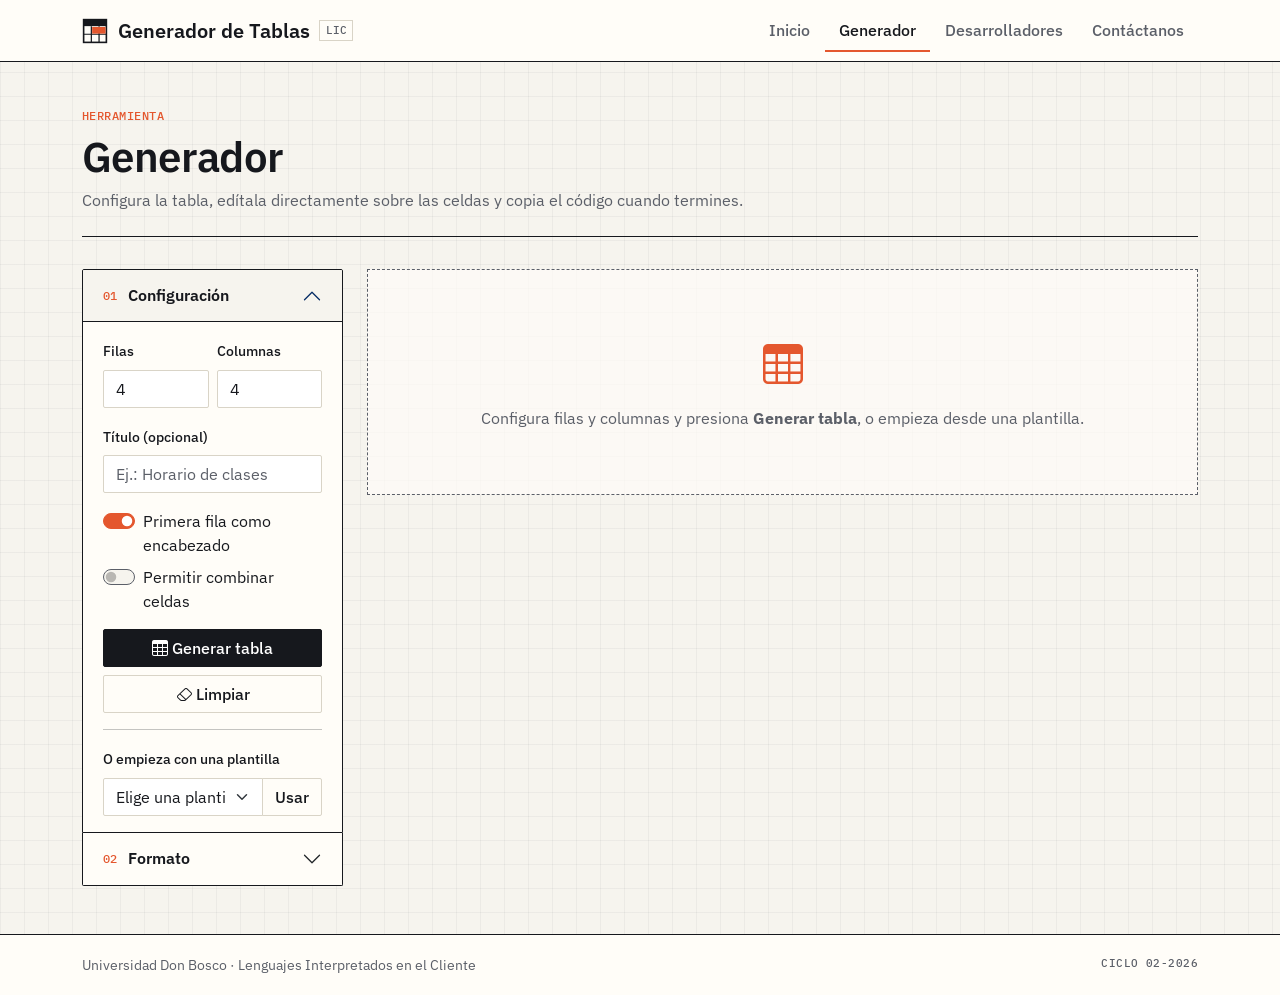
<file: generador.html>
<!DOCTYPE html>
<html lang="es">
<head>
  <meta charset="UTF-8">
  <meta name="viewport" content="width=device-width, initial-scale=1.0">
  <meta name="description" content="Generador de tablas dinámicas manipulando el DOM">
  <title>Generador | Generador de Tablas</title>

  <link rel="icon" type="image/svg+xml" href="img/favicon.svg">
  <link rel="preconnect" href="https://fonts.googleapis.com">
  <link rel="preconnect" href="https://fonts.gstatic.com" crossorigin>
  <link href="https://fonts.googleapis.com/css2?family=IBM+Plex+Mono:wght@400;500;600&family=IBM+Plex+Sans:wght@400;500;600&display=swap" rel="stylesheet">
  <link href="https://cdn.jsdelivr.net/npm/bootstrap@5.3.3/dist/css/bootstrap.min.css" rel="stylesheet">
  <link href="https://cdn.jsdelivr.net/npm/bootstrap-icons@1.11.3/font/bootstrap-icons.min.css" rel="stylesheet">
  <link rel="stylesheet" href="css/estilos.css">
</head>
<body>

  <header>
    <nav class="navbar navbar-expand-lg navbar-app">
      <div class="container">
        <a class="navbar-brand" href="index.html">
          <img src="img/logo.svg" alt="" width="26" height="26">
          Generador de Tablas <small>LIC</small>
        </a>
        <button class="navbar-toggler" type="button" data-bs-toggle="collapse" data-bs-target="#menuPrincipal"
                aria-controls="menuPrincipal" aria-expanded="false" aria-label="Mostrar menú">
          <span class="navbar-toggler-icon"></span>
        </button>
        <div class="collapse navbar-collapse" id="menuPrincipal">
          <ul class="navbar-nav ms-auto">
            <li class="nav-item"><a class="nav-link" href="index.html">Inicio</a></li>
            <li class="nav-item"><a class="nav-link active" aria-current="page" href="generador.html">Generador</a></li>
            <li class="nav-item"><a class="nav-link" href="desarrolladores.html">Desarrolladores</a></li>
            <li class="nav-item"><a class="nav-link" href="contacto.html">Contáctanos</a></li>
          </ul>
        </div>
      </div>
    </nav>
  </header>

  <main class="container pb-5">

    <div class="cabecera">
      <span class="etiqueta etiqueta-acento">Herramienta</span>
      <h1>Generador</h1>
      <p>Configura la tabla, edítala directamente sobre las celdas y copia el código cuando termines.</p>
    </div>

    <div class="row g-4">

      <!-- ============ Panel lateral ============ -->
      <section id="panel-configuracion" class="col-12 col-lg-4 col-xl-3" aria-label="Opciones de la tabla">
        <div class="accordion" id="panelOpciones">

          <!-- 1. Configuración inicial -->
          <div class="accordion-item">
            <h2 class="accordion-header">
              <button class="accordion-button" type="button" data-bs-toggle="collapse" data-bs-target="#secConfig"
                      aria-expanded="true" aria-controls="secConfig">
                <span class="etiqueta">01</span> Configuración
              </button>
            </h2>
            <div id="secConfig" class="accordion-collapse collapse show">
              <form id="formConfiguracion" class="accordion-body" novalidate>
                <div class="row g-2 mb-3">
                  <div class="col-6">
                    <label for="inputFilas" class="form-label">Filas</label>
                    <input type="number" id="inputFilas" class="form-control" min="1" max="50" value="4" required>
                    <div class="invalid-feedback">Entre 1 y 50.</div>
                  </div>
                  <div class="col-6">
                    <label for="inputColumnas" class="form-label">Columnas</label>
                    <input type="number" id="inputColumnas" class="form-control" min="1" max="20" value="4" required>
                    <div class="invalid-feedback">Entre 1 y 20.</div>
                  </div>
                </div>
                <div class="mb-3">
                  <label for="inputTitulo" class="form-label">Título (opcional)</label>
                  <input type="text" id="inputTitulo" class="form-control" maxlength="80" placeholder="Ej.: Horario de clases">
                </div>
                <div class="form-check form-switch mb-2">
                  <input type="checkbox" id="chkEncabezado" class="form-check-input" role="switch" checked>
                  <label for="chkEncabezado" class="form-check-label">Primera fila como encabezado</label>
                </div>
                <div class="form-check form-switch mb-3">
                  <input type="checkbox" id="chkCombinar" class="form-check-input" role="switch">
                  <label for="chkCombinar" class="form-check-label">Permitir combinar celdas</label>
                </div>
                <button type="submit" id="btnGenerar" class="btn btn-primary w-100">
                  <i class="bi bi-table" aria-hidden="true"></i> Generar tabla
                </button>
                <button type="button" id="btnLimpiar" class="btn btn-outline-secondary w-100 mt-2">
                  <i class="bi bi-eraser" aria-hidden="true"></i> Limpiar
                </button>

                <hr>
                <label for="selectPlantilla" class="form-label">O empieza con una plantilla</label>
                <div class="input-group">
                  <select id="selectPlantilla" class="form-select">
                    <option value="">Cargando…</option>
                  </select>
                  <button type="button" id="btnPlantilla" class="btn btn-outline-primary">Usar</button>
                </div>
              </form>
            </div>
          </div>

          <!-- 2. Formato -->
          <div class="accordion-item">
            <h2 class="accordion-header">
              <button class="accordion-button collapsed" type="button" data-bs-toggle="collapse" data-bs-target="#secFormato"
                      aria-expanded="false" aria-controls="secFormato">
                <span class="etiqueta">02</span> Formato
              </button>
            </h2>
            <div id="secFormato" class="accordion-collapse collapse">
              <div class="accordion-body" id="formFormato">
                <p class="form-label mb-2">Temas</p>
                <div id="listaTemas" class="d-flex flex-wrap gap-2 mb-3"></div>

                <div class="row g-2 mb-3">
                  <div class="col-7">
                    <label for="selTipoLinea" class="form-label">Tipo de línea</label>
                    <select id="selTipoLinea" class="form-select" data-formato="tipoLinea">
                      <option value="solid">Continua</option>
                      <option value="dashed">Discontinua</option>
                      <option value="dotted">Punteada</option>
                      <option value="double">Doble</option>
                      <option value="none">Sin líneas</option>
                    </select>
                  </div>
                  <div class="col-5">
                    <label for="rangoGrosor" class="form-label">Grosor: <span id="valorGrosor">1</span>px</label>
                    <input type="range" id="rangoGrosor" class="form-range" min="1" max="6" value="1" data-formato="grosor">
                  </div>
                </div>

                <div class="row g-2 mb-3 colores">
                  <div class="col-6">
                    <label for="colBorde" class="form-label small">Líneas</label>
                    <input type="color" id="colBorde" class="form-control form-control-color w-100" value="#c9c4b6" data-formato="colorBorde">
                  </div>
                  <div class="col-6">
                    <label for="colEncabezado" class="form-label small">Fondo encabezado</label>
                    <input type="color" id="colEncabezado" class="form-control form-control-color w-100" value="#16181d" data-formato="colorEncabezado">
                  </div>
                  <div class="col-6">
                    <label for="colTextoEnc" class="form-label small">Texto encabezado</label>
                    <input type="color" id="colTextoEnc" class="form-control form-control-color w-100" value="#fffdf8" data-formato="colorTextoEncabezado">
                  </div>
                  <div class="col-6">
                    <label for="colCelda" class="form-label small">Fondo celdas</label>
                    <input type="color" id="colCelda" class="form-control form-control-color w-100" value="#ffffff" data-formato="colorCelda">
                  </div>
                  <div class="col-6">
                    <label for="colTexto" class="form-label small">Texto celdas</label>
                    <input type="color" id="colTexto" class="form-control form-control-color w-100" value="#16181d" data-formato="colorTexto">
                  </div>
                  <div class="col-6">
                    <label for="colCebra" class="form-label small">Filas alternas</label>
                    <input type="color" id="colCebra" class="form-control form-control-color w-100" value="#f6f4ee" data-formato="colorCebra">
                  </div>
                </div>

                <div class="form-check form-switch mb-2">
                  <input type="checkbox" id="chkCebra" class="form-check-input" role="switch" data-formato="cebra">
                  <label for="chkCebra" class="form-check-label">Filas alternas (cebra)</label>
                </div>
                <div class="form-check form-switch mb-3">
                  <input type="checkbox" id="chkAncho" class="form-check-input" role="switch" data-formato="anchoCompleto" checked>
                  <label for="chkAncho" class="form-check-label">Ocupar todo el ancho</label>
                </div>
                <label for="selAlineacion" class="form-label">Alineación del texto</label>
                <select id="selAlineacion" class="form-select" data-formato="alineacion">
                  <option value="left">Izquierda</option>
                  <option value="center">Centro</option>
                  <option value="right">Derecha</option>
                </select>
              </div>
            </div>
          </div>
        </div>
      </section>

      <!-- ============ Área de trabajo ============ -->
      <section class="col-12 col-lg-8 col-xl-9" aria-label="Tabla">

        <!-- Barra de edición (visible cuando existe una tabla) -->
        <div id="controles-edicion" class="barra-edicion mb-3 d-none">
          <div class="d-flex flex-wrap align-items-center gap-2">
            <span id="infoSeleccion" title="Celda o rango seleccionado">—</span>

            <div class="btn-group btn-group-sm" role="group" aria-label="Filas">
              <button type="button" id="btnAgregarFila" class="btn btn-outline-primary" title="Insertar fila debajo de la selección">
                <i class="bi bi-plus-lg" aria-hidden="true"></i> Fila
              </button>
              <button type="button" id="btnEliminarFila" class="btn btn-outline-danger" title="Eliminar filas seleccionadas">
                <i class="bi bi-dash-lg" aria-hidden="true"></i> Fila
              </button>
            </div>
            <div class="btn-group btn-group-sm" role="group" aria-label="Columnas">
              <button type="button" id="btnAgregarColumna" class="btn btn-outline-primary" title="Insertar columna a la derecha de la selección">
                <i class="bi bi-plus-lg" aria-hidden="true"></i> Columna
              </button>
              <button type="button" id="btnEliminarColumna" class="btn btn-outline-danger" title="Eliminar columnas seleccionadas">
                <i class="bi bi-dash-lg" aria-hidden="true"></i> Columna
              </button>
            </div>
            <div class="btn-group btn-group-sm" role="group" aria-label="Combinar">
              <button type="button" id="btnCombinar" class="btn btn-outline-secondary" title="Combinar celdas seleccionadas" disabled>
                <i class="bi bi-union" aria-hidden="true"></i> Combinar
              </button>
              <button type="button" id="btnSeparar" class="btn btn-outline-secondary" title="Separar celdas combinadas" disabled>
                <i class="bi bi-layout-split" aria-hidden="true"></i> Separar
              </button>
            </div>
            <div class="btn-group btn-group-sm" role="group" aria-label="Contenido">
              <button type="button" id="btnImagen" class="btn btn-outline-secondary" title="Insertar imagen en la selección">
                <i class="bi bi-image" aria-hidden="true"></i> Imagen
              </button>
              <button type="button" id="btnQuitarImagen" class="btn btn-outline-secondary" title="Quitar imagen de la selección">
                <i class="bi bi-x-square" aria-hidden="true"></i>
              </button>
              <button type="button" id="btnVaciar" class="btn btn-outline-secondary" title="Vaciar contenido de la selección">
                <i class="bi bi-eraser" aria-hidden="true"></i>
              </button>
            </div>
            <div class="ms-lg-auto d-flex gap-2">
              <button type="button" id="btnCodigo" class="btn btn-sm btn-acento">
                <i class="bi bi-code-slash" aria-hidden="true"></i> Código fuente
              </button>
              <button type="button" id="btnExportarCSV" class="btn btn-sm btn-outline-secondary">
                <i class="bi bi-filetype-csv" aria-hidden="true"></i> CSV
              </button>
            </div>
          </div>
          <div class="form-check form-switch small mt-2 mb-0">
            <input type="checkbox" id="chkModoRango" class="form-check-input" role="switch">
            <label for="chkModoRango" class="form-check-label">
              Modo rango (pantallas táctiles): toca la primera y la última celda.
              En computadora arrastra con el ratón o usa Shift + clic.
            </label>
          </div>
        </div>

        <!-- La tabla se inyecta aquí con JavaScript -->
        <div id="area-tabla" class="table-responsive" aria-live="polite">
          <p id="mensajeVacio">
            <i class="bi bi-table" aria-hidden="true"></i>
            Configura filas y columnas y presiona <strong>Generar tabla</strong>, o empieza desde una plantilla.
          </p>
        </div>
      </section>
    </div>

    <!-- Contenedor de avisos (alertas creadas dinámicamente con el DOM) -->
    <div id="avisos" class="position-fixed bottom-0 end-0 p-3" aria-live="assertive"></div>
  </main>

  <!-- ============ Modal: insertar imagen ============ -->
  <div class="modal fade" id="modalImagen" tabindex="-1" aria-labelledby="tituloModalImagen" aria-hidden="true">
    <div class="modal-dialog modal-lg modal-dialog-scrollable">
      <div class="modal-content">
        <div class="modal-header">
          <h2 class="modal-title h5" id="tituloModalImagen">Insertar imagen</h2>
          <button type="button" class="btn-close" data-bs-dismiss="modal" aria-label="Cerrar"></button>
        </div>
        <div class="modal-body">
          <ul class="nav nav-tabs mb-3" role="tablist">
            <li class="nav-item" role="presentation">
              <button class="nav-link active" data-bs-toggle="tab" data-bs-target="#tabUrl" type="button" role="tab">URL</button>
            </li>
            <li class="nav-item" role="presentation">
              <button class="nav-link" data-bs-toggle="tab" data-bs-target="#tabArchivo" type="button" role="tab">Mi equipo</button>
            </li>
            <li class="nav-item" role="presentation">
              <button class="nav-link" id="tabGaleriaBtn" data-bs-toggle="tab" data-bs-target="#tabGaleria" type="button" role="tab">Galería</button>
            </li>
          </ul>
          <div class="tab-content">
            <div class="tab-pane fade show active" id="tabUrl" role="tabpanel">
              <label for="inputUrlImagen" class="form-label">Dirección de la imagen</label>
              <input type="url" id="inputUrlImagen" class="form-control" placeholder="https://…/imagen.png">
            </div>
            <div class="tab-pane fade" id="tabArchivo" role="tabpanel">
              <label for="inputArchivo" class="form-label">Elige una imagen (máx. 1 MB)</label>
              <input type="file" id="inputArchivo" class="form-control" accept="image/*">
              <div class="form-text">La imagen se incrustará en el código fuente (data URI).</div>
            </div>
            <div class="tab-pane fade" id="tabGaleria" role="tabpanel">
              <p class="small text-muted">Imágenes libres de <a href="https://picsum.photos" target="_blank" rel="noopener">Lorem Picsum</a>.</p>
              <div id="galeria" class="galeria"></div>
              <button type="button" id="btnMasGaleria" class="btn btn-sm btn-outline-primary mt-2 d-none">Cargar más</button>
            </div>
          </div>

          <hr>
          <div class="row g-3 align-items-end">
            <div class="col-12 col-md-4 text-center">
              <img id="vistaPreviaImagen" class="vista-previa d-none" alt="Vista previa">
              <p id="sinVistaPrevia" class="text-muted small mb-0">Sin imagen seleccionada</p>
            </div>
            <div class="col-7 col-md-5">
              <label for="inputAltImagen" class="form-label">Texto alternativo</label>
              <input type="text" id="inputAltImagen" class="form-control" maxlength="100" placeholder="Qué muestra la imagen">
            </div>
            <div class="col-5 col-md-3">
              <label for="inputAnchoImagen" class="form-label">Ancho (px)</label>
              <input type="number" id="inputAnchoImagen" class="form-control" min="16" max="600" value="120">
            </div>
          </div>
        </div>
        <div class="modal-footer">
          <button type="button" class="btn btn-outline-secondary" data-bs-dismiss="modal">Cancelar</button>
          <button type="button" id="btnInsertarImagen" class="btn btn-primary">Insertar</button>
        </div>
      </div>
    </div>
  </div>

  <!-- ============ Modal: código fuente ============ -->
  <div class="modal fade" id="modalCodigo" tabindex="-1" aria-labelledby="tituloModalCodigo" aria-hidden="true">
    <div class="modal-dialog modal-xl modal-dialog-scrollable">
      <div class="modal-content">
        <div class="modal-header">
          <h2 class="modal-title h5" id="tituloModalCodigo">Código fuente de la tabla</h2>
          <button type="button" class="btn-close" data-bs-dismiss="modal" aria-label="Cerrar"></button>
        </div>
        <div class="modal-body">
          <p class="small text-muted">Copia este código (CSS + HTML) y pégalo en tu página web.</p>
          <label for="textoCodigo" class="visually-hidden">Código generado</label>
          <textarea id="textoCodigo" class="form-control font-monospace codigo" rows="18" readonly spellcheck="false"></textarea>
        </div>
        <div class="modal-footer">
          <button type="button" id="btnDescargarHTML" class="btn btn-outline-primary">
            <i class="bi bi-download" aria-hidden="true"></i> Descargar .html
          </button>
          <button type="button" id="btnCopiarCodigo" class="btn btn-primary">
            <i class="bi bi-clipboard" aria-hidden="true"></i> Copiar
          </button>
        </div>
      </div>
    </div>
  </div>

  <footer class="pie">
    <div class="container d-flex flex-wrap justify-content-between gap-2">
      <span>Universidad Don Bosco · Lenguajes Interpretados en el Cliente</span>
      <span class="etiqueta">Ciclo 02-2026</span>
    </div>
  </footer>

  <script src="https://cdn.jsdelivr.net/npm/bootstrap@5.3.3/dist/js/bootstrap.bundle.min.js"></script>
  <script src="js/api.js"></script>
  <script src="js/generador.js"></script>
</body>
</html>
</file>
<file: css/estilos.css>
/* ============================================================
   Generador de Tablas — hoja de estilos propia
   Se carga DESPUÉS de Bootstrap para sobrescribir sus valores.

   Idea visual: una hoja cuadriculada. Papel crema, tinta casi
   negra, un solo color de acento (bermellón, como un marcador)
   y etiquetas en letra monoespaciada que recuerdan las
   coordenadas de una hoja de cálculo (A1, B2…).
   ============================================================ */

/* ---------- Paleta y tokens del sitio ---------- */
:root {
  --papel: #f6f4ee;
  --papel-claro: #fffdf8;
  --tinta: #16181d;
  --tinta-suave: #5b5f68;
  --linea: #d9d4c7;
  --linea-fuerte: #16181d;
  --cuadricula: rgba(22, 24, 29, .045);
  --acento: #e4572e;
  --acento-osc: #b8401c;
  --acento-suave: #fbe6dd;

  --fuente: "IBM Plex Sans", system-ui, -apple-system, "Segoe UI", sans-serif;
  --mono: "IBM Plex Mono", ui-monospace, "SFMono-Regular", Menlo, monospace;

  /* Bootstrap */
  --bs-body-font-family: var(--fuente);
  --bs-body-bg: var(--papel);
  --bs-body-color: var(--tinta);
  --bs-secondary-color: var(--tinta-suave);
  --bs-border-color: var(--linea);
  --bs-border-radius: 2px;
  --bs-border-radius-sm: 2px;
  --bs-border-radius-lg: 3px;
  --bs-link-color: var(--tinta);
  --bs-link-color-rgb: 22, 24, 29;
  --bs-link-hover-color: var(--acento);
  --bs-link-hover-color-rgb: 228, 87, 46;
  --bs-primary: var(--acento);
  --bs-primary-rgb: 228, 87, 46;
}

/* ---------- Base ---------- */
body {
  background-color: var(--papel);
  /* papel cuadriculado */
  background-image:
    linear-gradient(var(--cuadricula) 1px, transparent 1px),
    linear-gradient(90deg, var(--cuadricula) 1px, transparent 1px);
  background-size: 24px 24px;
  min-height: 100vh;
  display: flex;
  flex-direction: column;
}

main {
  flex: 1 0 auto;
}

h1, h2, h3, h4 {
  font-weight: 600;
  letter-spacing: -.015em;
}

a {
  text-underline-offset: .2em;
}

::selection {
  background: var(--acento-suave);
}

/* Etiqueta monoespaciada (coordenadas, números de sección) */
.etiqueta {
  font-family: var(--mono);
  font-size: .75rem;
  font-weight: 500;
  letter-spacing: .04em;
  text-transform: uppercase;
  color: var(--tinta-suave);
}

.etiqueta-acento {
  color: var(--acento);
}

/* ---------- Navegación ---------- */
.navbar-app {
  background-color: var(--papel-claro);
  border-bottom: 1px solid var(--linea-fuerte);
  padding-block: .6rem;
}

.navbar-app .navbar-brand {
  display: flex;
  align-items: center;
  gap: .6rem;
  font-weight: 600;
  color: var(--tinta);
}

.navbar-app .navbar-brand small {
  font-family: var(--mono);
  font-size: .7rem;
  font-weight: 500;
  color: var(--tinta-suave);
  border: 1px solid var(--linea);
  padding: .05rem .35rem;
}

.navbar-app .nav-link {
  color: var(--tinta-suave);
  font-weight: 500;
  padding-inline: .9rem !important;
  border-bottom: 2px solid transparent;
}

.navbar-app .nav-link:hover {
  color: var(--tinta);
}

.navbar-app .nav-link.active {
  color: var(--tinta);
  border-bottom-color: var(--acento);
}

.navbar-app .navbar-toggler {
  border-color: var(--tinta);
  border-radius: 2px;
}

/* ---------- Encabezado de página interior ---------- */
.cabecera {
  padding: 2.5rem 0 1.5rem;
  border-bottom: 1px solid var(--linea-fuerte);
  margin-bottom: 2rem;
}

.cabecera h1 {
  font-size: clamp(1.8rem, 4vw, 2.6rem);
  margin: .35rem 0 .4rem;
}

.cabecera p {
  color: var(--tinta-suave);
  margin: 0;
  max-width: 42rem;
}

/* ---------- Botones ---------- */
.btn {
  font-weight: 500;
  border-radius: 2px;
  transition: background-color .12s, color .12s, border-color .12s;
}

.btn-primary {
  --bs-btn-bg: var(--tinta);
  --bs-btn-border-color: var(--tinta);
  --bs-btn-hover-bg: var(--acento);
  --bs-btn-hover-border-color: var(--acento);
  --bs-btn-active-bg: var(--acento-osc);
  --bs-btn-active-border-color: var(--acento-osc);
  --bs-btn-disabled-bg: var(--tinta);
  --bs-btn-disabled-border-color: var(--tinta);
}

.btn-acento {
  --bs-btn-color: #fff;
  --bs-btn-bg: var(--acento);
  --bs-btn-border-color: var(--acento);
  --bs-btn-hover-color: #fff;
  --bs-btn-hover-bg: var(--acento-osc);
  --bs-btn-hover-border-color: var(--acento-osc);
  --bs-btn-active-color: #fff;
  --bs-btn-active-bg: var(--acento-osc);
  --bs-btn-active-border-color: var(--acento-osc);
}

.btn-outline-primary,
.btn-outline-secondary {
  --bs-btn-color: var(--tinta);
  --bs-btn-border-color: var(--linea);
  --bs-btn-bg: var(--papel-claro);
  --bs-btn-hover-color: var(--tinta);
  --bs-btn-hover-bg: var(--papel);
  --bs-btn-hover-border-color: var(--tinta);
  --bs-btn-active-color: var(--tinta);
  --bs-btn-active-bg: var(--acento-suave);
  --bs-btn-active-border-color: var(--tinta);
  --bs-btn-disabled-color: var(--tinta-suave);
  --bs-btn-disabled-bg: var(--papel-claro);
  --bs-btn-disabled-border-color: var(--linea);
}

.btn-outline-danger {
  --bs-btn-color: var(--acento-osc);
  --bs-btn-border-color: var(--linea);
  --bs-btn-bg: var(--papel-claro);
  --bs-btn-hover-color: #fff;
  --bs-btn-hover-bg: var(--acento-osc);
  --bs-btn-hover-border-color: var(--acento-osc);
  --bs-btn-disabled-color: var(--tinta-suave);
  --bs-btn-disabled-border-color: var(--linea);
}

.btn-flecha::after {
  content: "→";
  margin-left: .5rem;
  transition: transform .15s;
  display: inline-block;
}

.btn-flecha:hover::after {
  transform: translateX(3px);
}

/* ---------- Superficies ---------- */
.hoja {
  background-color: var(--papel-claro);
  border: 1px solid var(--linea-fuerte);
}

.card {
  --bs-card-bg: var(--papel-claro);
  --bs-card-border-color: var(--linea-fuerte);
  border-radius: 2px;
}

/* ---------- Formularios ---------- */
.form-label {
  font-weight: 500;
  font-size: .9rem;
}

.form-control,
.form-select {
  background-color: #fff;
  border-color: var(--linea);
}

.form-control:focus,
.form-select:focus {
  border-color: var(--tinta);
  box-shadow: 0 0 0 3px var(--acento-suave);
}

.form-check-input {
  border-color: var(--tinta-suave);
}

.form-check-input:checked {
  background-color: var(--acento);
  border-color: var(--acento);
}

.form-check-input:focus {
  border-color: var(--tinta);
  box-shadow: 0 0 0 3px var(--acento-suave);
}

.form-switch .form-check-input:focus:not(:checked) {
  --bs-form-switch-bg: url("data:image/svg+xml,%3csvg xmlns='http://www.w3.org/2000/svg' viewBox='-4 -4 8 8'%3e%3ccircle r='3' fill='%235b5f68'/%3e%3c/svg%3e");
}

.form-range::-webkit-slider-thumb { background-color: var(--acento); }
.form-range::-moz-range-thumb { background-color: var(--acento); }

/* ============================================================
   INICIO
   ============================================================ */
.portada {
  padding: 3.5rem 0 3rem;
  border-bottom: 1px solid var(--linea-fuerte);
}

.portada h1 {
  font-size: clamp(2.2rem, 5.5vw, 3.6rem);
  line-height: 1.05;
  letter-spacing: -.03em;
  margin: .75rem 0 1.25rem;
}

.portada h1 em {
  font-style: normal;
  color: var(--acento);
}

.portada .intro {
  font-size: 1.1rem;
  color: var(--tinta-suave);
  max-width: 34rem;
  margin-bottom: 1.75rem;
}

/* Tabla de muestra de la portada (con coordenadas de hoja de cálculo) */
.muestra {
  width: 100%;
  border-collapse: collapse;
  background: var(--papel-claro);
  font-size: .9rem;
  box-shadow: 6px 6px 0 var(--tinta);
  border: 1px solid var(--tinta);
}

.muestra th,
.muestra td {
  border: 1px solid var(--linea);
  padding: .55rem .7rem;
}

.muestra .coord {
  font-family: var(--mono);
  font-size: .7rem;
  font-weight: 500;
  color: var(--tinta-suave);
  background: var(--papel);
  text-align: center;
  padding: .25rem;
  width: 2rem;
}

.muestra thead th:not(.coord) {
  background: var(--tinta);
  color: var(--papel-claro);
  font-weight: 500;
  border-color: var(--tinta);
}

.muestra .combinada {
  text-align: center;
  font-weight: 500;
  background: var(--acento-suave);
  outline: 2px solid var(--acento);
  outline-offset: -2px;
  position: relative;
}

.muestra .combinada::after {
  content: "colspan=3";
  position: absolute;
  top: -.7rem;
  right: .5rem;
  font-family: var(--mono);
  font-size: .65rem;
  background: var(--acento);
  color: #fff;
  padding: 0 .3rem;
}

/* Secciones numeradas */
.seccion {
  padding: 3rem 0;
  border-bottom: 1px solid var(--linea);
}

.seccion:last-child {
  border-bottom: 0;
}

.seccion-titulo {
  display: flex;
  align-items: baseline;
  gap: 1rem;
  margin-bottom: 1.75rem;
}

.seccion-titulo h2 {
  font-size: 1.6rem;
  margin: 0;
}

/* Lista de características: filas de una tabla */
.lista-filas {
  list-style: none;
  padding: 0;
  margin: 0;
  border-top: 1px solid var(--tinta);
}

.lista-filas li {
  display: grid;
  grid-template-columns: 3rem 1fr;
  gap: .25rem 1rem;
  padding: 1rem 0;
  border-bottom: 1px solid var(--linea);
}

.lista-filas .num {
  font-family: var(--mono);
  font-size: .8rem;
  color: var(--acento);
  padding-top: .15rem;
}

.lista-filas h3 {
  font-size: 1.05rem;
  margin: 0 0 .2rem;
}

.lista-filas p {
  margin: 0;
  color: var(--tinta-suave);
}

@media (min-width: 992px) {
  .lista-filas.dos-columnas {
    display: grid;
    grid-template-columns: 1fr 1fr;
    column-gap: 3rem;
  }
}

/* Pasos: celdas contiguas A1 → D1 */
.pasos {
  display: grid;
  grid-template-columns: repeat(auto-fit, minmax(200px, 1fr));
  border: 1px solid var(--tinta);
  background: var(--papel-claro);
  list-style: none;
  padding: 0;
  margin: 0;
}

.pasos li {
  padding: 1.25rem;
  border-right: 1px solid var(--linea);
  border-bottom: 1px solid var(--linea);
}

.pasos h3 {
  font-size: 1.05rem;
  margin: .5rem 0 .35rem;
}

.pasos p {
  margin: 0;
  font-size: .92rem;
  color: var(--tinta-suave);
}

/* Muestras de temas: mini tablas */
.temas {
  display: grid;
  grid-template-columns: repeat(auto-fill, minmax(150px, 1fr));
  gap: 1.25rem;
}

.tema-muestra figcaption {
  margin-top: .45rem;
}

.tema-muestra table {
  width: 100%;
  border-collapse: collapse;
  font-size: .7rem;
}

.tema-muestra td,
.tema-muestra th {
  height: 1.4rem;
}

/* ============================================================
   DESARROLLADORES (presentados como una tabla)
   ============================================================ */
.tabla-equipo {
  width: 100%;
  border-collapse: collapse;
  background: var(--papel-claro);
  border: 1px solid var(--tinta);
}

.tabla-equipo th,
.tabla-equipo td {
  padding: .9rem 1rem;
  border-bottom: 1px solid var(--linea);
  vertical-align: middle;
}

.tabla-equipo thead th {
  font-family: var(--mono);
  font-size: .72rem;
  font-weight: 500;
  text-transform: uppercase;
  letter-spacing: .05em;
  color: var(--tinta-suave);
  background: var(--papel);
  border-bottom: 1px solid var(--tinta);
}

.tabla-equipo .coord {
  font-family: var(--mono);
  font-size: .8rem;
  color: var(--tinta-suave);
  width: 3rem;
  text-align: center;
  border-right: 1px solid var(--linea);
}

.tabla-equipo .iniciales {
  display: inline-grid;
  place-items: center;
  width: 2.4rem;
  height: 2.4rem;
  margin-right: .75rem;
  border: 1px solid var(--tinta);
  font-family: var(--mono);
  font-size: .8rem;
  font-weight: 600;
  background: var(--acento-suave);
}

.tabla-equipo tbody tr:hover td {
  background: #fff;
}

.tabla-equipo tbody tr:hover .coord {
  color: var(--acento);
}

.tecnologias {
  display: flex;
  flex-wrap: wrap;
  gap: .5rem;
  list-style: none;
  padding: 0;
  margin: 0;
}

.tecnologias li {
  font-family: var(--mono);
  font-size: .8rem;
  padding: .3rem .6rem;
  border: 1px solid var(--linea);
  background: var(--papel-claro);
}

/* ============================================================
   CONTACTO
   ============================================================ */
.formulario {
  padding: 1.75rem;
}

.datos-contacto dt {
  font-family: var(--mono);
  font-size: .72rem;
  font-weight: 500;
  text-transform: uppercase;
  letter-spacing: .05em;
  color: var(--tinta-suave);
}

.datos-contacto dd {
  margin-bottom: 1.1rem;
}

/* ============================================================
   GENERADOR
   ============================================================ */
#panelOpciones {
  --bs-accordion-bg: var(--papel-claro);
  --bs-accordion-border-color: var(--tinta);
  --bs-accordion-border-radius: 2px;
  --bs-accordion-inner-border-radius: 1px;
  --bs-accordion-active-bg: var(--papel);
  --bs-accordion-active-color: var(--tinta);
  --bs-accordion-btn-focus-box-shadow: inset 0 0 0 2px var(--acento-suave);
}

.accordion-button {
  font-weight: 600;
}

.accordion-button .etiqueta {
  margin-right: .6rem;
  color: var(--acento);
}

.tema-boton {
  font-size: .8rem;
  font-weight: 500;
  border-radius: 2px;
}

.form-control-color {
  height: 2.25rem;
  padding: .2rem;
}

/* Barra de edición */
.barra-edicion {
  position: sticky;
  top: .5rem;
  z-index: 10;
  background: var(--papel-claro);
  border: 1px solid var(--tinta);
  padding: .75rem;
}

.barra-edicion .form-check-label {
  color: var(--tinta-suave);
}

#infoSeleccion {
  font-family: var(--mono);
  font-size: .85rem;
  min-width: 4rem;
  padding: .3rem .55rem;
  border: 1px solid var(--tinta);
  background: var(--acento-suave);
  text-align: center;
}

/* Área de trabajo / estado vacío */
#area-tabla {
  min-height: 60vh;
}

#mensajeVacio {
  padding: 4rem 1.5rem;
  border: 1px dashed var(--tinta-suave);
  text-align: center;
  color: var(--tinta-suave);
  background-color: rgba(255, 253, 248, .7);
}

#mensajeVacio .bi {
  display: block;
  margin-bottom: .75rem;
  font-size: 2.5rem;
  color: var(--acento);
}

/* ---------- Tabla generada ---------- */
/* Los valores --t-* los asigna generador.js según el formato elegido. */
.tabla-generada {
  --t-linea: solid;
  --t-grosor: 1px;
  --t-borde: #c9c4b6;
  --t-enc: #16181d;
  --t-enc-texto: #fffdf8;
  --t-celda: #ffffff;
  --t-texto: #16181d;
  --t-cebra: #f6f4ee;
  --t-alinear: left;

  border-collapse: collapse;
  color: var(--t-texto);
  background-color: var(--t-celda);
}

.tabla-generada.ancho-completo {
  width: 100%;
}

.tabla-generada caption {
  caption-side: top;
  font-weight: 600;
  color: var(--tinta);
}

.tabla-generada th,
.tabla-generada td {
  border: var(--t-grosor) var(--t-linea) var(--t-borde);
  padding: .5rem .75rem;
  text-align: var(--t-alinear);
  vertical-align: middle;
  min-width: 6rem;
  cursor: text;
  user-select: none;
}

.tabla-generada thead th {
  background-color: var(--t-enc);
  color: var(--t-enc-texto);
}

.tabla-generada.cebra tbody tr:nth-child(even) td {
  background-color: var(--t-cebra);
}

.tabla-generada img {
  display: block;
  max-width: 100%;
  height: auto;
  margin: 0 auto .25rem;
}

/* Texto editable dentro de cada celda */
.celda-texto {
  min-height: 1.5em;
  white-space: pre-wrap;
  overflow-wrap: break-word;
  outline: none;
  user-select: text;
}

/* Celdas seleccionadas */
.tabla-generada .seleccionada {
  box-shadow: inset 0 0 0 9999px rgba(228, 87, 46, .14);
  outline: 2px solid var(--acento);
  outline-offset: -2px;
}

/* ---------- Modales ---------- */
.modal-content {
  border: 1px solid var(--tinta);
  border-radius: 2px;
  background: var(--papel-claro);
}

.nav-tabs .nav-link {
  color: var(--tinta-suave);
}

.nav-tabs .nav-link.active {
  color: var(--tinta);
  border-top: 2px solid var(--acento);
}

.galeria {
  display: grid;
  grid-template-columns: repeat(auto-fill, minmax(110px, 1fr));
  gap: .5rem;
}

.galeria-item {
  padding: 0;
  border: 3px solid transparent;
  overflow: hidden;
  background: none;
}

.galeria-item img {
  display: block;
  width: 100%;
  aspect-ratio: 16 / 11;
  object-fit: cover;
}

.galeria-item.activa,
.galeria-item:hover {
  border-color: var(--acento);
}

.vista-previa {
  max-width: 100%;
  max-height: 140px;
  border: 1px solid var(--linea);
}

.codigo {
  font-family: var(--mono);
  font-size: .82rem;
  background-color: var(--tinta);
  color: #ece8dc;
  border-color: var(--tinta);
}

.codigo:focus {
  background-color: var(--tinta);
  color: #ece8dc;
}

/* ---------- Avisos ---------- */
#avisos {
  z-index: 1080;
  max-width: 22rem;
}

.aviso {
  --bs-alert-bg: var(--papel-claro);
  --bs-alert-color: var(--tinta);
  --bs-alert-border-color: var(--tinta);
  border-radius: 2px;
  border: 1px solid var(--tinta);
  border-left: 6px solid var(--tinta);
  box-shadow: 4px 4px 0 var(--tinta);
  transition: opacity .4s ease;
}

.aviso.alert-warning,
.aviso.alert-danger {
  border-left-color: var(--acento);
}

.aviso.ocultar {
  opacity: 0;
}

/* ---------- Vue ---------- */
[v-cloak] {
  display: none;
}

/* ---------- Footer ---------- */
.pie {
  border-top: 1px solid var(--linea-fuerte);
  background: var(--papel-claro);
  padding: 1.25rem 0;
  font-size: .85rem;
  color: var(--tinta-suave);
}

.pie .etiqueta {
  font-size: .7rem;
}
</file>
